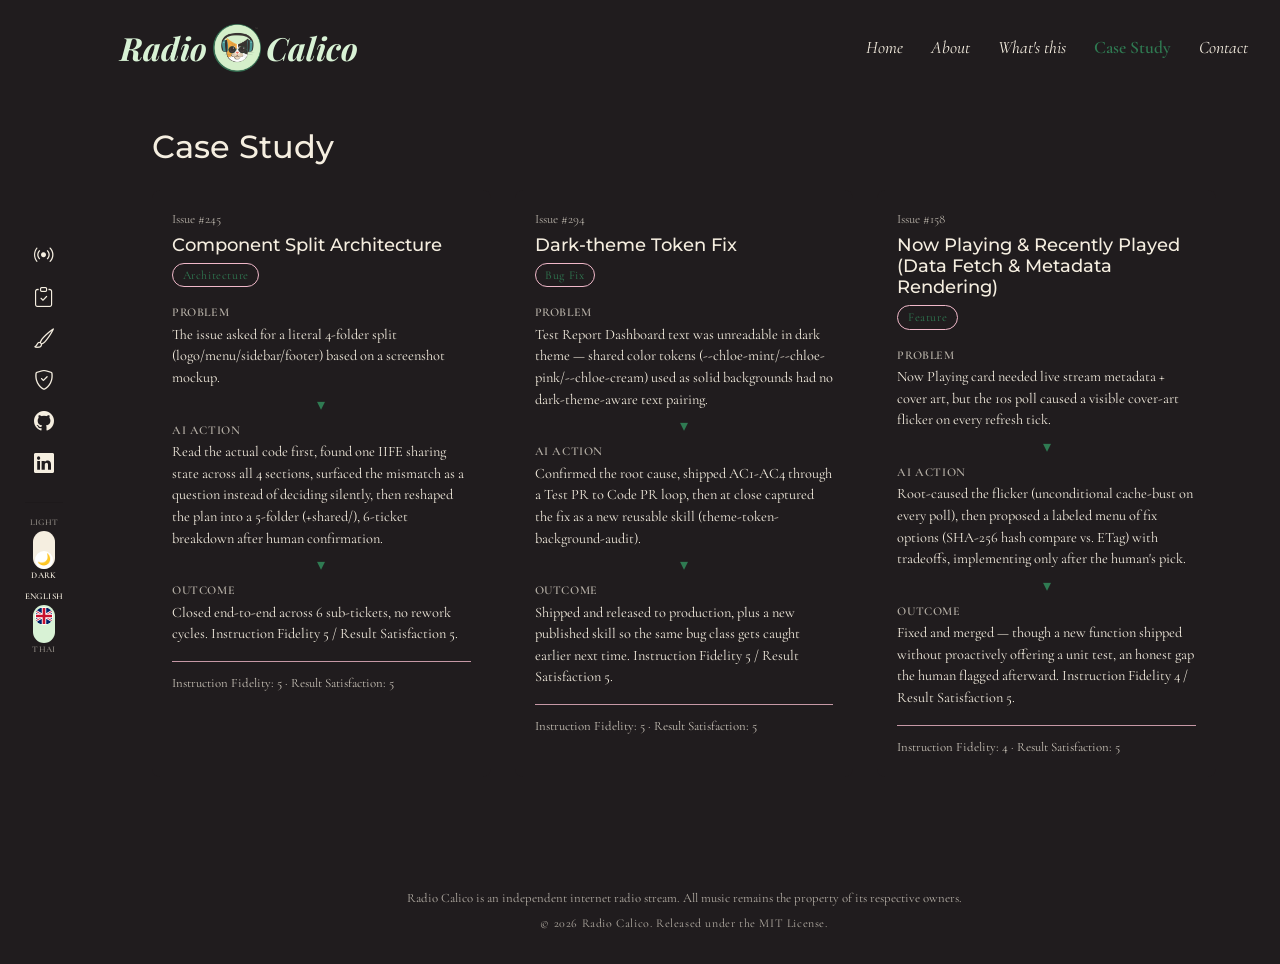
<file: case-study.html>
<!doctype html>
<html lang="en">
  <head>
    <meta charset="UTF-8" />
    <meta name="viewport" content="width=device-width, initial-scale=1.0" />
    <title>Radio Calico — Case Study</title>
    <link rel="icon" type="image/x-icon" href="favicon.ico" />

    <link rel="preconnect" href="https://fonts.googleapis.com" />
    <link rel="preconnect" href="https://fonts.gstatic.com" crossorigin />
    <link
      rel="stylesheet"
      href="https://fonts.googleapis.com/css2?family=Cormorant+Garamond:ital,wght@0,400;0,600;1,400;1,600&family=Montserrat:wght@600;700&family=Open+Sans:ital,wght@0,400;1,400&family=Playfair+Display:ital,wght@0,700;1,700&display=swap"
    />

    <link rel="stylesheet" href="https://cdn.jsdelivr.net/npm/bootstrap@5.3.3/dist/css/bootstrap.min.css" />
    <link rel="stylesheet" href="https://cdn.jsdelivr.net/npm/bootstrap-icons@1.11.3/font/bootstrap-icons.min.css" />

    <link rel="stylesheet" href="shared/tokens.css" />
    <link rel="stylesheet" href="album-promo.css" />
    <link rel="stylesheet" href="logo/logo.css" />
    <link rel="stylesheet" href="menu/menu.css" />
    <link rel="stylesheet" href="sidebar/sidebar.css" />
    <link rel="stylesheet" href="footer/footer.css" />
    <link rel="stylesheet" href="case-study/case-study.css" />
  </head>
  <body>
    <!-- Issue #323 (rework, 2026-08-13): standalone Case Study page — header,
         sidebar, footer, and the Case Study section are all rendered by
         case-study/case-study-page.js (reusing index.html/album-promo.js's
         same shared chrome globals), same DOM-construction pattern as
         index.html and tests/test-report-dashboard.html. -->
    <div id="case-study-root"></div>

    <!-- Issue #253 (Ticket 1): state/translations/helpers shared across the
         logo/menu/sidebar/footer components — must load before
         case-study-page.js, which calls their globals. -->
    <script src="shared/state.js"></script>
    <script src="shared/translations.js"></script>
    <script src="shared/helpers.js"></script>

    <!-- Issue #254 (Ticket 2 of #245): logo component — must load before
         case-study-page.js, which calls buildLogo() when building the header. -->
    <script src="logo/logo.js"></script>

    <!-- Issue #255 (Ticket 3 of #245): menu component — must load before
         case-study-page.js, which calls buildMenu() when building the header. -->
    <script src="menu/menu.js"></script>

    <!-- Issue #256 (Ticket 4 of #245): sidebar component — must load before
         case-study-page.js, which calls buildSidebar() when mounting the page. -->
    <script src="sidebar/sidebar.js"></script>

    <!-- Issue #257 (Ticket 5 of #245): footer component — must load before
         case-study-page.js, which calls buildFooter() when mounting the page. -->
    <script src="footer/footer.js"></script>

    <!-- Issue #323 (Ticket 2 of #203): Case Study Highlight Cards — must
         load before case-study-page.js, which calls buildCaseStudySection()
         when mounting the page's <main>. -->
    <script src="case-study/case-study.js"></script>

    <script src="case-study/case-study-page.js"></script>
  </body>
</html>
</file>
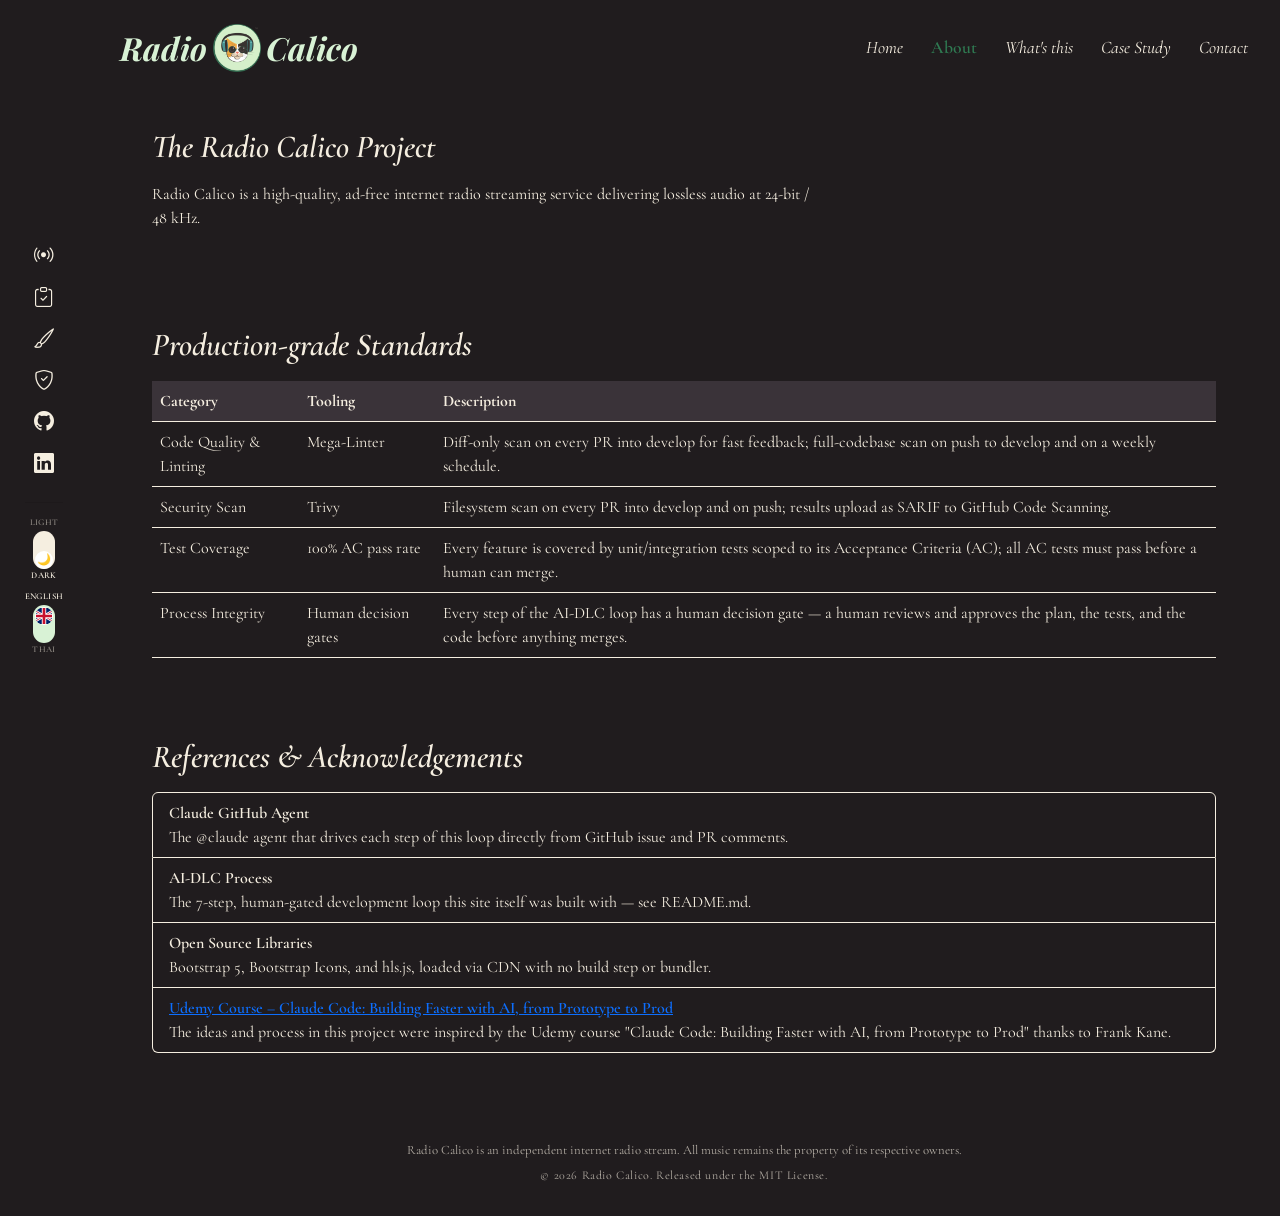
<file: pages/about.html>
<!doctype html>
<html lang="en">
  <head>
    <meta charset="UTF-8" />
    <meta name="viewport" content="width=device-width, initial-scale=1.0" />
    <title>Radio Calico — About</title>
    <link rel="icon" type="image/x-icon" href="../favicon.ico" />

    <link rel="preconnect" href="https://fonts.googleapis.com" />
    <link rel="preconnect" href="https://fonts.gstatic.com" crossorigin />
    <link
      rel="stylesheet"
      href="https://fonts.googleapis.com/css2?family=Cormorant+Garamond:ital,wght@0,400;0,600;1,400;1,600&family=Montserrat:wght@600;700&family=Open+Sans:ital,wght@0,400;1,400&family=Playfair+Display:ital,wght@0,700;1,700&display=swap"
    />

    <link rel="stylesheet" href="https://cdn.jsdelivr.net/npm/bootstrap@5.3.3/dist/css/bootstrap.min.css" />
    <link rel="stylesheet" href="https://cdn.jsdelivr.net/npm/bootstrap-icons@1.11.3/font/bootstrap-icons.min.css" />

    <!-- Reuse index.html's own header/sidebar/footer chrome styling. -->
    <link rel="stylesheet" href="../shared/tokens.css" />
    <link rel="stylesheet" href="../album-promo.css" />
    <link rel="stylesheet" href="../logo/logo.css" />
    <link rel="stylesheet" href="../menu/menu.css" />
    <link rel="stylesheet" href="../sidebar/sidebar.css" />
    <link rel="stylesheet" href="../footer/footer.css" />
    <link rel="stylesheet" href="../about/about.css" />
  </head>
  <body>
    <!-- Issue #151 (Ticket 1 of the About page story): standalone About
         page — header, sidebar, and footer are rendered by
         about/about-page.js (reusing index.html/album-promo.js's same
         shared chrome globals), same DOM-construction pattern as
         case-study.html and tests/test-report-dashboard.html. Section 1
         (color palette, Ticket 2), Section 2 (Production-grade Standards,
         Ticket 3), and Section 3 (References & Acknowledgements, Ticket 4)
         are all mounted by about-page.js. -->
    <div id="about-root"></div>

    <!-- This page lives one directory below the repo root (pages/), so the
         i18n fetch base path (shared/translations.js, default "i18n/") must
         be overridden the same way tests/test-report-dashboard.html does.
         Same reason for the sidebar base path (sidebar/sidebar.js, issue
         #299): without it, the Test/Lint/Security Scan sidebar links 404
         here. -->
    <!-- Issue #151 (Ticket 2): about/about.js's loadAboutContent() default
         data path ("data/") also needs the same one-directory-down "../"
         override, so it resolves to data/about-content.json rather than
         pages/data/about-content.json. -->
    <script>
      window.__ALBUM_PROMO_I18N_BASE_PATH__ = "../i18n/";
      window.__SIDEBAR_BASE_PATH__ = "../";
      window.__ABOUT_DATA_PATH__ = "../data/";
    </script>

    <!-- Issue #253 (Ticket 1): state/translations/helpers shared across the
         logo/menu/sidebar/footer components — must load before
         about-page.js, which calls their globals. -->
    <script src="../shared/state.js"></script>
    <script src="../shared/translations.js"></script>
    <script src="../shared/helpers.js"></script>

    <!-- Issue #254 (Ticket 2 of #245): logo component — must load before
         about-page.js, which calls buildLogo() when building the header. -->
    <script src="../logo/logo.js"></script>

    <!-- Issue #255 (Ticket 3 of #245): menu component — must load before
         about-page.js, which calls buildMenu() when building the header. -->
    <script src="../menu/menu.js"></script>

    <!-- Issue #256 (Ticket 4 of #245): sidebar component — must load before
         about-page.js, which calls buildSidebar() when mounting the page. -->
    <script src="../sidebar/sidebar.js"></script>

    <!-- Issue #257 (Ticket 5 of #245): footer component — must load before
         about-page.js, which calls buildFooter() when mounting the page. -->
    <script src="../footer/footer.js"></script>

    <!-- Issue #151 (Ticket 2 of the About page story): about/about.js's
         section builders — must load before about-page.js, which calls
         loadAboutContent()/buildProjectSection() when mounting the page. -->
    <script src="../about/about.js"></script>
    <script src="../about/about-page.js"></script>
  </body>
</html>
</file>
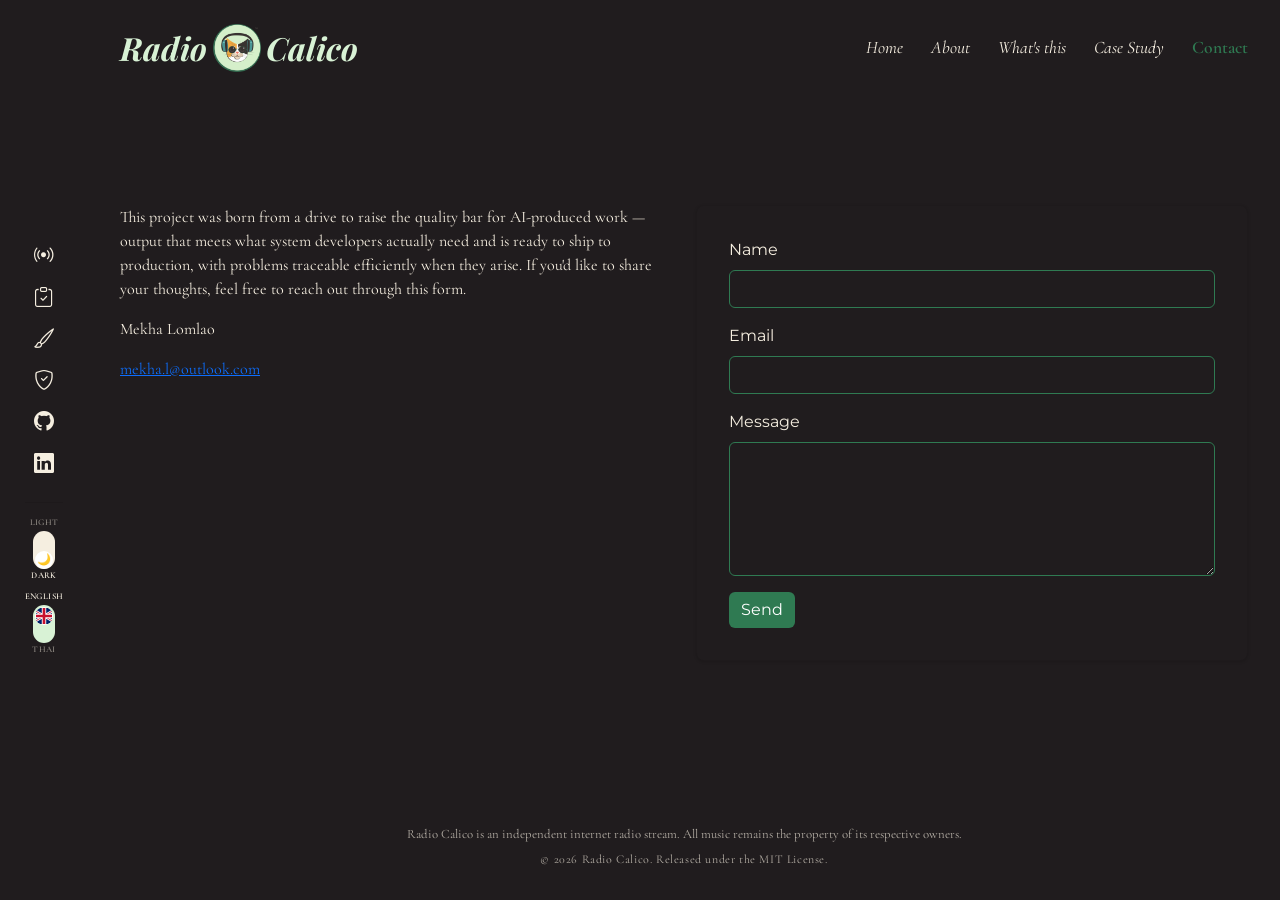
<file: pages/contact.html>
<!doctype html>
<html lang="en">
  <head>
    <meta charset="UTF-8" />
    <meta name="viewport" content="width=device-width, initial-scale=1.0" />
    <title>Radio Calico — Contact</title>
    <link rel="icon" type="image/x-icon" href="../favicon.ico" />

    <link rel="preconnect" href="https://fonts.googleapis.com" />
    <link rel="preconnect" href="https://fonts.gstatic.com" crossorigin />
    <link
      rel="stylesheet"
      href="https://fonts.googleapis.com/css2?family=Cormorant+Garamond:ital,wght@0,400;0,600;1,400;1,600&family=Montserrat:wght@600;700&family=Open+Sans:ital,wght@0,400;1,400&family=Playfair+Display:ital,wght@0,700;1,700&display=swap"
    />

    <link rel="stylesheet" href="https://cdn.jsdelivr.net/npm/bootstrap@5.3.3/dist/css/bootstrap.min.css" />
    <link rel="stylesheet" href="https://cdn.jsdelivr.net/npm/bootstrap-icons@1.11.3/font/bootstrap-icons.min.css" />

    <!-- Reuse index.html's own header/sidebar/footer chrome styling. -->
    <link rel="stylesheet" href="../shared/tokens.css" />
    <link rel="stylesheet" href="../album-promo.css" />
    <link rel="stylesheet" href="../logo/logo.css" />
    <link rel="stylesheet" href="../menu/menu.css" />
    <link rel="stylesheet" href="../sidebar/sidebar.css" />
    <link rel="stylesheet" href="../footer/footer.css" />
    <!-- Issue #420 (Ticket 3 of the "Contact" page story): Contact Form
         column white/clean card styling (AC5). -->
    <link rel="stylesheet" href="../contact/contact.css" />
  </head>
  <body>
    <!-- Issue #418 (Ticket 1 of the "Contact" page story): standalone
         Contact page — header, sidebar, and footer are rendered by
         contact/contact-page.js (reusing index.html/album-promo.js's same
         shared chrome globals), same DOM-construction pattern as
         pages/about.html and pages/whats-this.html. AC6: no Contact Info or
         Contact Form content yet — those land in Tickets 2-3, into the two
         empty mount roots contact-page.js's buildContactMain() creates. -->
    <div id="contact-root"></div>

    <!-- This page lives one directory below the repo root (pages/), so the
         i18n fetch base path (shared/translations.js, default "i18n/") must
         be overridden the same way pages/about.html/pages/whats-this.html
         do. Same reason for the sidebar base path (sidebar/sidebar.js, issue
         #299): without it, the Test/Lint/Security Scan sidebar links 404
         here. __CONTACT_DATA_PATH__ is set up front for Tickets 2-3, which
         will load Contact Info/Contact Form content from data/. -->
    <script>
      window.__ALBUM_PROMO_I18N_BASE_PATH__ = "../i18n/";
      window.__SIDEBAR_BASE_PATH__ = "../";
      window.__CONTACT_DATA_PATH__ = "../data/";
    </script>

    <!-- Issue #253 (Ticket 1): state/translations/helpers shared across the
         logo/menu/sidebar/footer components — must load before
         contact-page.js, which calls their globals. -->
    <script src="../shared/state.js"></script>
    <script src="../shared/translations.js"></script>
    <script src="../shared/helpers.js"></script>

    <!-- Issue #254 (Ticket 2 of #245): logo component — must load before
         contact-page.js, which calls buildLogo() when building the header. -->
    <script src="../logo/logo.js"></script>

    <!-- Issue #255 (Ticket 3 of #245): menu component — must load before
         contact-page.js, which calls buildMenu() when building the header. -->
    <script src="../menu/menu.js"></script>

    <!-- Issue #256 (Ticket 4 of #245): sidebar component — must load before
         contact-page.js, which calls buildSidebar() when mounting the page. -->
    <script src="../sidebar/sidebar.js"></script>

    <!-- Issue #257 (Ticket 5 of #245): footer component — must load before
         contact-page.js, which calls buildFooter() when mounting the page. -->
    <script src="../footer/footer.js"></script>

    <!-- Issue #419 (Ticket 2 of the "Contact" page story): contact.js's
         loadContactContent()/buildContactInfoSection() — must load before
         contact-page.js, which calls them to mount the Contact Info column. -->
    <script src="../contact/contact.js"></script>
    <script src="../contact/contact-page.js"></script>
  </body>
</html>
</file>
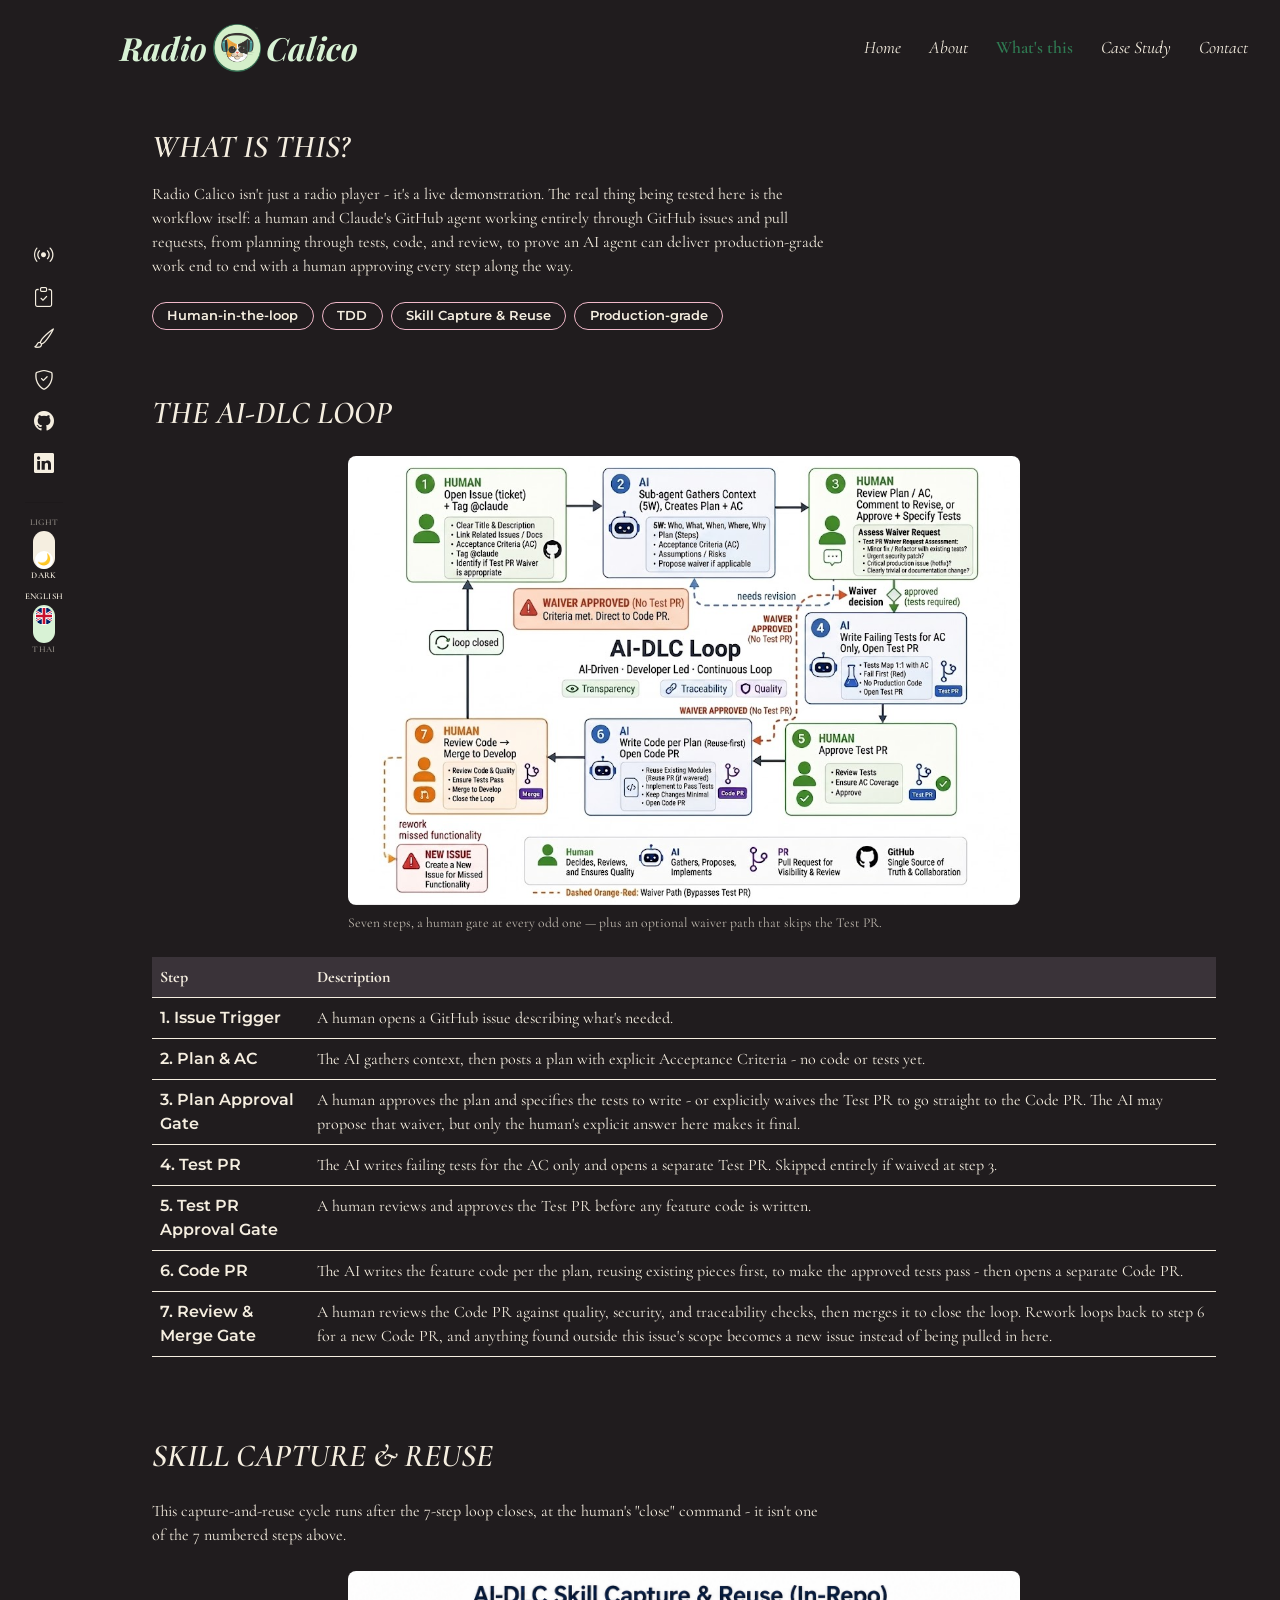
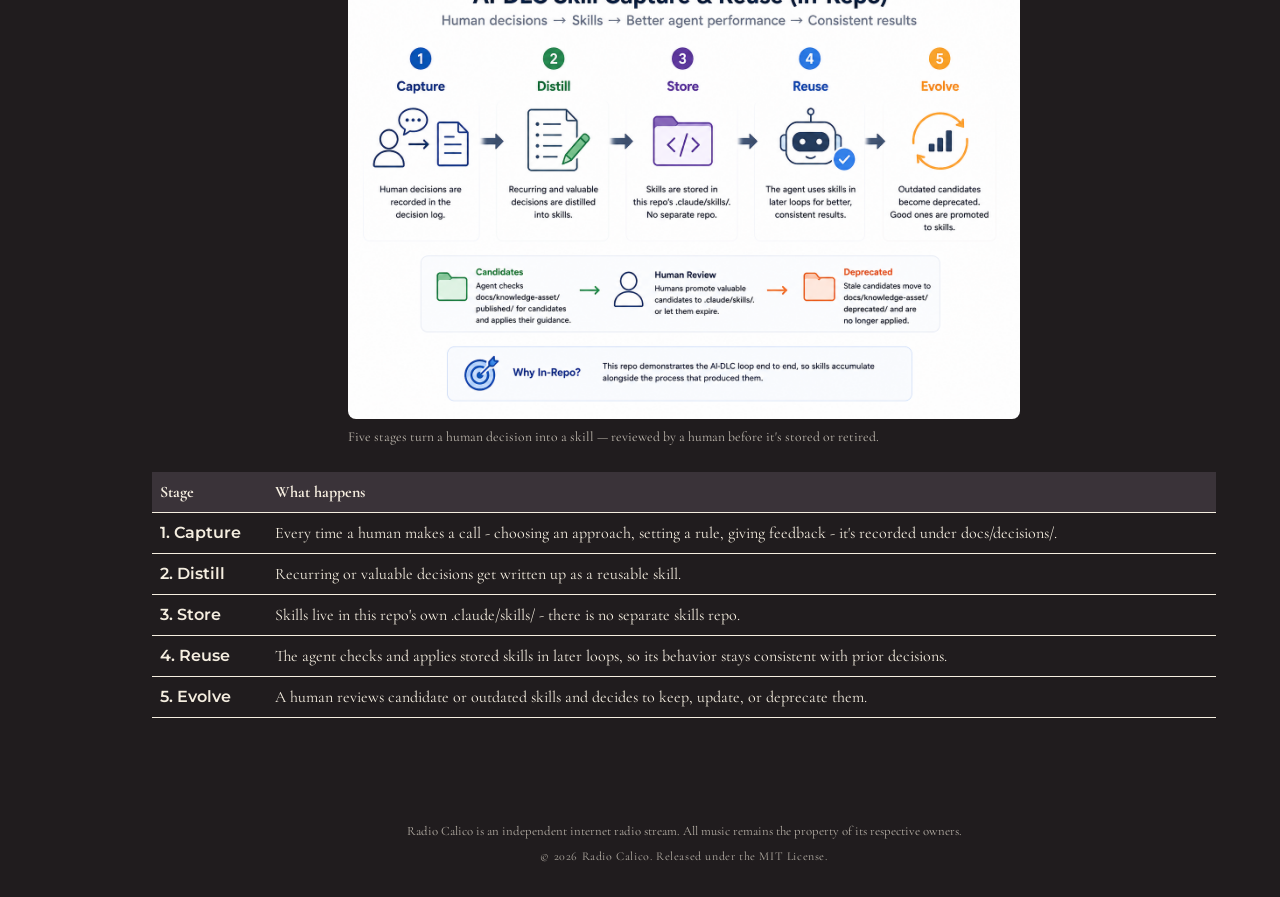
<file: pages/whats-this.html>
<!doctype html>
<html lang="en">
  <head>
    <meta charset="UTF-8" />
    <meta name="viewport" content="width=device-width, initial-scale=1.0" />
    <title>Radio Calico — What's this</title>
    <link rel="icon" type="image/x-icon" href="../favicon.ico" />

    <link rel="preconnect" href="https://fonts.googleapis.com" />
    <link rel="preconnect" href="https://fonts.gstatic.com" crossorigin />
    <link
      rel="stylesheet"
      href="https://fonts.googleapis.com/css2?family=Cormorant+Garamond:ital,wght@0,400;0,600;1,400;1,600&family=Montserrat:wght@600;700&family=Open+Sans:ital,wght@0,400;1,400&family=Playfair+Display:ital,wght@0,700;1,700&display=swap"
    />

    <link rel="stylesheet" href="https://cdn.jsdelivr.net/npm/bootstrap@5.3.3/dist/css/bootstrap.min.css" />
    <link rel="stylesheet" href="https://cdn.jsdelivr.net/npm/bootstrap-icons@1.11.3/font/bootstrap-icons.min.css" />

    <!-- Reuse index.html's own header/sidebar/footer chrome styling. -->
    <link rel="stylesheet" href="../shared/tokens.css" />
    <link rel="stylesheet" href="../album-promo.css" />
    <link rel="stylesheet" href="../logo/logo.css" />
    <link rel="stylesheet" href="../menu/menu.css" />
    <link rel="stylesheet" href="../sidebar/sidebar.css" />
    <link rel="stylesheet" href="../footer/footer.css" />
    <link rel="stylesheet" href="../whats-this/whats-this.css" />
  </head>
  <body>
    <!-- Issue #402 (Ticket 1 of the "What's this" page story): standalone
         What's this page — header, sidebar, and footer are rendered by
         whats-this/whats-this-page.js (reusing index.html/album-promo.js's
         same shared chrome globals), same DOM-construction pattern as
         pages/about.html and case-study.html. AC6: no content sections yet —
         those land in Tickets 2-4. -->
    <div id="whats-this-root"></div>

    <!-- This page lives one directory below the repo root (pages/), so the
         i18n fetch base path (shared/translations.js, default "i18n/") must
         be overridden the same way pages/about.html does. Same reason for
         the sidebar base path (sidebar/sidebar.js, issue #299): without it,
         the Test/Lint/Security Scan sidebar links 404 here. -->
    <!-- Issue #403 (Ticket 2): whats-this/whats-this.js's loadWhatsThisContent()
         default data path ("data/") also needs the same one-directory-down
         "../" override, so it resolves to data/whats-this-content.json rather
         than pages/data/whats-this-content.json. -->
    <script>
      window.__ALBUM_PROMO_I18N_BASE_PATH__ = "../i18n/";
      window.__SIDEBAR_BASE_PATH__ = "../";
      window.__WHATS_THIS_DATA_PATH__ = "../data/";
    </script>

    <!-- Issue #253 (Ticket 1): state/translations/helpers shared across the
         logo/menu/sidebar/footer components — must load before
         whats-this-page.js, which calls their globals. -->
    <script src="../shared/state.js"></script>
    <script src="../shared/translations.js"></script>
    <script src="../shared/helpers.js"></script>

    <!-- Issue #254 (Ticket 2 of #245): logo component — must load before
         whats-this-page.js, which calls buildLogo() when building the header. -->
    <script src="../logo/logo.js"></script>

    <!-- Issue #255 (Ticket 3 of #245): menu component — must load before
         whats-this-page.js, which calls buildMenu() when building the header. -->
    <script src="../menu/menu.js"></script>

    <!-- Issue #256 (Ticket 4 of #245): sidebar component — must load before
         whats-this-page.js, which calls buildSidebar() when mounting the page. -->
    <script src="../sidebar/sidebar.js"></script>

    <!-- Issue #257 (Ticket 5 of #245): footer component — must load before
         whats-this-page.js, which calls buildFooter() when mounting the page. -->
    <script src="../footer/footer.js"></script>

    <!-- Issue #403 (Ticket 2 of the "What's this" page story): whats-this/
         whats-this.js's Section 1 ("What is this?") content builder — must
         load before whats-this-page.js, which calls loadWhatsThisContent()/
         buildWhatIsThisSection() when mounting the page. -->
    <script src="../whats-this/whats-this.js"></script>
    <script src="../whats-this/whats-this-page.js"></script>
  </body>
</html>
</file>
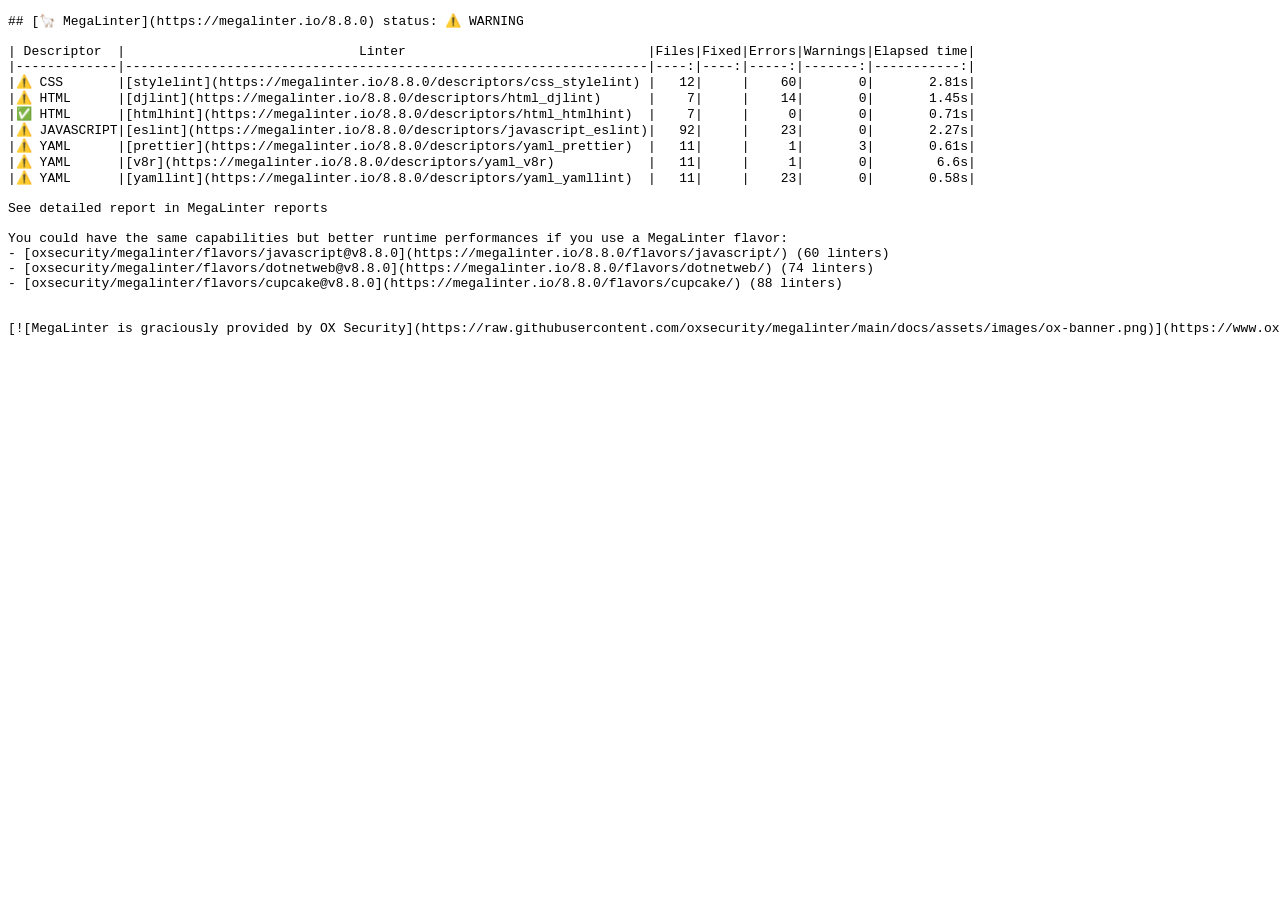
<file: reports/lint/megalinter-report.html>
<!DOCTYPE html><html><head><meta charset="utf-8"><title>Mega-Linter Report</title></head><body><pre>
## [🦙 MegaLinter](https://megalinter.io/8.8.0) status: ⚠️ WARNING

| Descriptor  |                              Linter                               |Files|Fixed|Errors|Warnings|Elapsed time|
|-------------|-------------------------------------------------------------------|----:|----:|-----:|-------:|-----------:|
|⚠️ CSS       |[stylelint](https://megalinter.io/8.8.0/descriptors/css_stylelint) |   12|     |    60|       0|       2.81s|
|⚠️ HTML      |[djlint](https://megalinter.io/8.8.0/descriptors/html_djlint)      |    7|     |    14|       0|       1.45s|
|✅ HTML      |[htmlhint](https://megalinter.io/8.8.0/descriptors/html_htmlhint)  |    7|     |     0|       0|       0.71s|
|⚠️ JAVASCRIPT|[eslint](https://megalinter.io/8.8.0/descriptors/javascript_eslint)|   92|     |    23|       0|       2.27s|
|⚠️ YAML      |[prettier](https://megalinter.io/8.8.0/descriptors/yaml_prettier)  |   11|     |     1|       3|       0.61s|
|⚠️ YAML      |[v8r](https://megalinter.io/8.8.0/descriptors/yaml_v8r)            |   11|     |     1|       0|        6.6s|
|⚠️ YAML      |[yamllint](https://megalinter.io/8.8.0/descriptors/yaml_yamllint)  |   11|     |    23|       0|       0.58s|

See detailed report in MegaLinter reports

You could have the same capabilities but better runtime performances if you use a MegaLinter flavor:
- [oxsecurity/megalinter/flavors/javascript@v8.8.0](https://megalinter.io/8.8.0/flavors/javascript/) (60 linters)
- [oxsecurity/megalinter/flavors/dotnetweb@v8.8.0](https://megalinter.io/8.8.0/flavors/dotnetweb/) (74 linters)
- [oxsecurity/megalinter/flavors/cupcake@v8.8.0](https://megalinter.io/8.8.0/flavors/cupcake/) (88 linters)


[![MegaLinter is graciously provided by OX Security](https://raw.githubusercontent.com/oxsecurity/megalinter/main/docs/assets/images/ox-banner.png)](https://www.ox.security/?ref=megalinter)</pre></body></html>
</file>
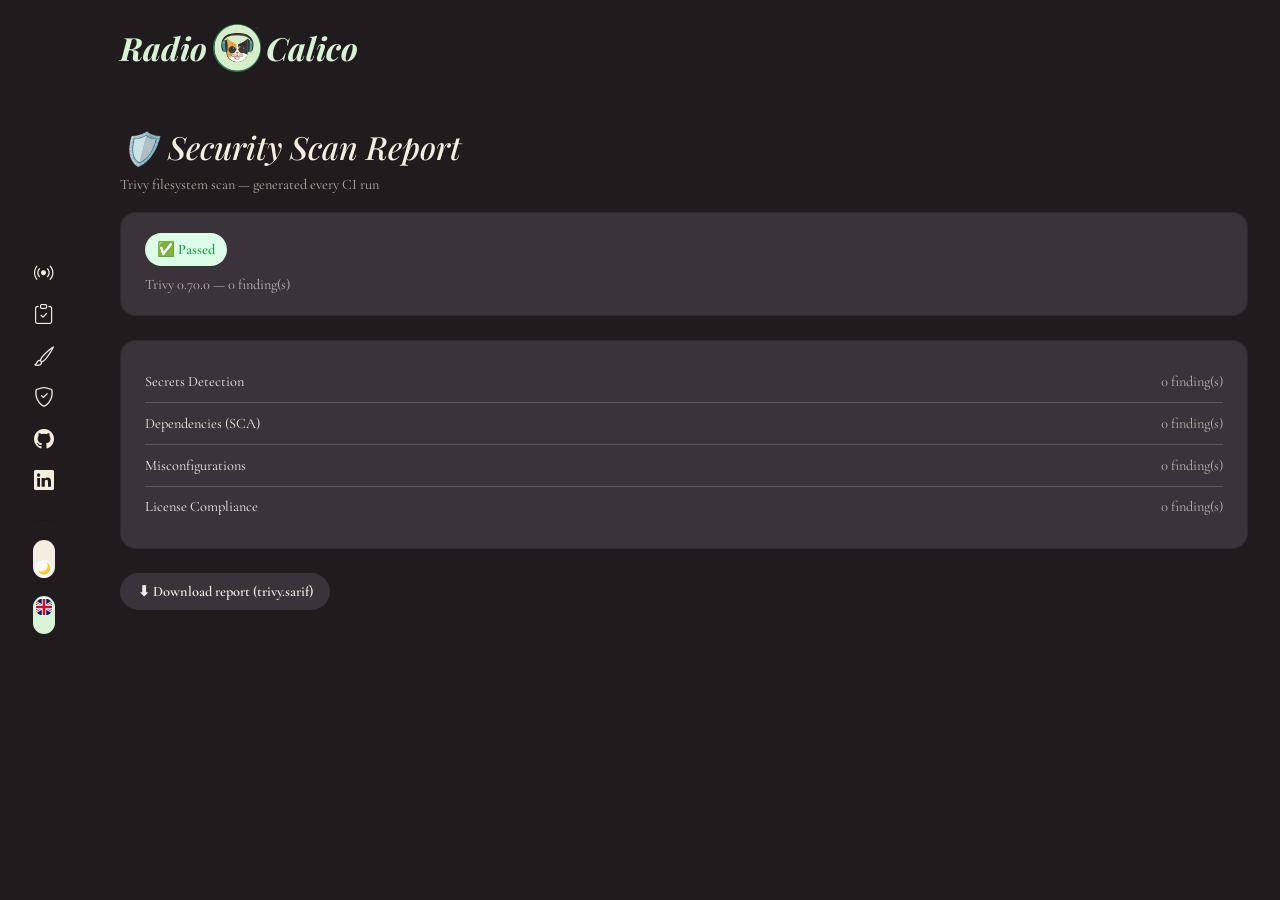
<file: reports/security/security-report.html>
<!doctype html>
<html lang="en">
  <head>
    <meta charset="UTF-8" />
    <meta name="viewport" content="width=device-width, initial-scale=1.0" />
    <title>Radio Calico — Security Scan Report</title>
    <link rel="icon" type="image/x-icon" href="../../favicon.ico" />

    <link rel="preconnect" href="https://fonts.googleapis.com" />
    <link rel="preconnect" href="https://fonts.gstatic.com" crossorigin />
    <link
      rel="stylesheet"
      href="https://fonts.googleapis.com/css2?family=Cormorant+Garamond:ital,wght@0,400;0,600;1,400;1,600&family=Montserrat:wght@600;700&family=Open+Sans:ital,wght@0,400;1,400&family=Playfair+Display:ital,wght@0,700;1,700&display=swap"
    />

    <link rel="stylesheet" href="https://cdn.jsdelivr.net/npm/bootstrap@5.3.3/dist/css/bootstrap.min.css" />
    <link rel="stylesheet" href="https://cdn.jsdelivr.net/npm/bootstrap-icons@1.11.3/font/bootstrap-icons.min.css" />

    <!-- Issue #548: reuse index.html's own header/sidebar/footer chrome
         styling, reversing #544's "neutral standalone page" choice. -->
    <link rel="stylesheet" href="../../shared/tokens.css" />
    <link rel="stylesheet" href="../../album-promo.css" />
    <link rel="stylesheet" href="../../logo/logo.css" />
    <link rel="stylesheet" href="../../menu/menu.css" />
    <link rel="stylesheet" href="../../sidebar/sidebar.css" />
    <link rel="stylesheet" href="../../footer/footer.css" />
    <link rel="stylesheet" href="security-report.css" />
  </head>
  <body>
    <!-- Issue #548: header, sidebar, and footer are rendered by
         security-report-page.js (reusing index.html/album-promo.js's same
         shared chrome globals), same DOM-construction pattern as
         pages/about.html and tests/test-report-dashboard.html. -->
    <div id="security-report-root"></div>

    <!-- This page lives TWO directories below the repo root (reports/
         security/, not one like every other chrome-mounting page), so
         every base-path override below uses "../../" instead of "../" —
         see docs/knowledge-asset/published/
         root-relative-path-audit-for-nested-pages.md. Without these, the
         i18n fetch (shared/translations.js) and the sidebar's Test/Lint/
         Security Scan links (sidebar/sidebar.js, issue #299) would 404
         here. report-boot.js already independently defaults its own
         I18N_BASE_PATH to "../../i18n/" for the same reason. -->
    <script>
      window.__ALBUM_PROMO_I18N_BASE_PATH__ = "../../i18n/";
      window.__SIDEBAR_BASE_PATH__ = "../../";
    </script>

    <!-- Issue #548: same reusable chrome globals index.html/album-promo.js
         compose — must load before security-report-page.js, which calls
         createState()/buildLogo()/buildMenu()/buildSidebar()/buildFooter(). -->
    <script src="../../shared/state.js"></script>
    <script src="../../shared/translations.js"></script>
    <script src="../../shared/helpers.js"></script>
    <script src="../../logo/logo.js"></script>
    <script src="../../menu/menu.js"></script>
    <script src="../../sidebar/sidebar.js"></script>
    <script src="../../footer/footer.js"></script>

    <script src="report-render.js"></script>
    <script src="report-boot.js"></script>
    <script src="security-report-page.js"></script>
  </body>
</html>
</file>
<file: shared/tokens.css>
:root {
  --chloe-sidebar-w: 88px;
  --chloe-sidebar-bar-h: 64px;
  --chloe-pink: #f0c6d2;
  --chloe-pink-deep: #d98fa3;
  --chloe-mint: #d8f2d5;
  --chloe-mint-deep: #2f7a52;
  --chloe-sage: #eaf1e6;
  --chloe-ink: #2f2a2c;
  --chloe-player-box-bg: #2f2a2c;
  --chloe-player-box-fg: #f5eee0;
  --chloe-live-dot: #e5484d;
  --chloe-sans: "Montserrat", "Open Sans", -apple-system, BlinkMacSystemFont, "Segoe UI", sans-serif;
}

/* Ticket A review (2026-07-24): dark theme toggled via [data-chloe-theme]
   on <html>, scoped to this page only — index.html/app.js/styles.css are
   untouched (AC6), so this doesn't share app.js's own theme system. */
[data-chloe-theme="dark"] {
  --chloe-sage: #201c1e;
  --chloe-ink: #f5eee0;
  --chloe-pink-deep: #f0b8c9;
  --chloe-player-box-bg: #3a3339;
  --chloe-player-box-fg: #f5eee0;
}
</file>
<file: album-promo.css>
body {
  margin: 0;
  background: var(--chloe-sage);
  color: var(--chloe-ink);
  font-family: "Cormorant Garamond", "Playfair Display", serif;
}

/* Issue #256 (Ticket 4 of #245): .chloe-sidebar and .chloe-switch rules
   moved out to sidebar/sidebar.css alongside the sidebar/sidebar.js
   component extraction. --chloe-sidebar-w/--chloe-sidebar-bar-h are
   declared in shared/tokens.css since .chloe-page below also reads them. */

/* --- Ticket A: header --- */
.chloe-page {
  padding-left: var(--chloe-sidebar-w);
  display: flex;
  flex-direction: column;
  min-height: 100vh;
}

.chloe-header {
  display: flex;
  align-items: center;
  justify-content: space-between;
  flex-wrap: wrap;
  gap: 1rem;
  padding: 1.5rem 2rem;
}

/* Issue #254 (Ticket 2 of #245): .chloe-wordmark* rules moved to
   logo/logo.css alongside the logo/logo.js component extraction.
   Issue #255 (Ticket 3 of #245): .chloe-nav* rules moved to menu/menu.css
   alongside the menu/menu.js component extraction. */

.chloe-main {
  flex: 1 0 auto;
  padding: 0 2rem 2rem;
  min-height: 40vh;
  display: flex;
  flex-direction: column;
  justify-content: center;
}

/* --- Ticket B: hero row (portrait + reserved player-card column) ---
   Columns centered against each other vertically so the shorter Now Playing
   column sits mid-height beside the tall square cover (per RadioCalicoLayout
   reference + 2026-07-27 request to vertically-center the block on screen). */
.chloe-hero {
  align-items: center;
}

.chloe-hero__portrait-col {
  display: flex;
  align-items: center;
  justify-content: flex-end;
  padding: 2rem;
}

.chloe-hero__portrait {
  display: block;
  width: 100%;
  max-width: 528px;
  aspect-ratio: 1 / 1;
  height: auto;
  object-fit: cover;
  margin: 0 auto;
}

@media (max-width: 575.98px) {
  .chloe-hero__portrait {
    max-width: 240px;
  }
}

.chloe-hero__player-col {
  display: flex;
  align-items: center;
  justify-content: flex-start;
  padding: 2rem;
}

/* Ticket E (issue #159, AC3): below `lg`, portrait/player columns stack full
   width — the desktop flex-end/flex-start alignment (meant to draw the two
   columns toward each other) would otherwise leave the portrait right-hung
   and the player card left-hung on a full-width column instead of centered.
   `width: 100%` is required here too: `.chloe-hero` is a Bootstrap `.row`
   (flex) and `col-lg-6` only applies at >=992px, so below that these columns
   have no Bootstrap-applied width and shrink-to-fit their content — leaving
   `justify-content: center` with no full-width box to center within. */
@media (max-width: 991.98px) {
  .chloe-hero__portrait-col,
  .chloe-hero__player-col {
    width: 100%;
    justify-content: center;
  }
}

/* --- Ticket C: Now Playing panel (issue #157) ---
   2026-07-27 review (RadioCalicoLayout.png): content floats directly on the
   page background (no white card wrapper — see the removed AC1 "white
   rounded card"); only the playback strip below is a themed surface, using
   --chloe-player-box-* tokens so it adapts across light/dark instead of a
   fixed literal-black box. */
.chloe-now-playing {
  width: 100%;
  max-width: 420px;
  display: flex;
  flex-direction: column;
  gap: 0.75rem;
}

.chloe-now-playing__artist {
  margin: 0;
  font-family: var(--chloe-sans);
  font-weight: 700;
  font-size: 3rem;
  line-height: 1.1;
}

.chloe-now-playing__title-line {
  margin: 0;
  font-family: var(--chloe-sans);
  font-size: 1.6rem;
  font-weight: 700;
}

.chloe-now-playing__title {
  font-weight: 700;
}

.chloe-now-playing__year {
  font-weight: 700;
}

.chloe-now-playing__album {
  margin: 0;
  font-family: var(--chloe-sans);
  font-size: 1.05rem;
  font-weight: 700;
  opacity: 0.95;
}

.chloe-now-playing__quality {
  display: flex;
  flex-direction: column;
  gap: 0.15rem;
}

.chloe-now-playing__quality-line {
  margin: 0;
  font-family: var(--chloe-sans);
  font-size: 0.9rem;
  font-style: italic;
  opacity: 0.6;
}

.chloe-now-playing__rating {
  display: flex;
  align-items: center;
  gap: 0.6rem;
  font-family: var(--chloe-sans);
  font-size: 0.95rem;
}

.chloe-now-playing__rating-btn {
  border: none;
  background: transparent;
  font-size: 1.1rem;
  line-height: 1;
  padding: 0.15rem;
  cursor: pointer;
  opacity: 0.6;
  transition: opacity 0.15s ease, transform 0.15s ease;
}

.chloe-now-playing__rating-btn:hover {
  opacity: 0.85;
}

.chloe-now-playing__rating-btn.is-active {
  opacity: 1;
  transform: scale(1.15);
}

/* Issue #209: Recently Played modal trigger — flush-right within the
   existing .chloe-now-playing__rating flex row, above the audio controls. */
.chloe-now-playing__recently-played-trigger {
  margin-left: auto;
  border: 1px solid currentColor;
  background: transparent;
  color: var(--chloe-ink);
  font-family: var(--chloe-sans);
  font-size: 0.85rem;
  padding: 0.25rem 0.6rem;
  border-radius: 4px;
  cursor: pointer;
  opacity: 0.8;
}

.chloe-now-playing__recently-played-trigger:hover {
  opacity: 1;
}

/* --- Ticket D (issue #158, AC4): fetch-failure status line --- */
.chloe-now-playing__status {
  margin: 0;
  font-family: var(--chloe-sans);
  font-size: 0.85rem;
  font-style: italic;
  opacity: 0.75;
  color: var(--chloe-mint-deep);
}

.chloe-now-playing__player-box {
  background: var(--chloe-player-box-bg);
  color: var(--chloe-player-box-fg);
  border-radius: 16px;
  padding: 0.85rem 1.1rem 1rem;
  display: flex;
  flex-direction: column;
  gap: 0.5rem;
  font-family: var(--chloe-sans);
}

.chloe-now-playing__progress-track {
  display: none;
  position: relative;
  height: 4px;
  border-radius: 999px;
  background: rgb(255 255 255 / 0.2);
  overflow: hidden;
}

.chloe-now-playing__progress-fill {
  position: absolute;
  top: 0;
  left: 0;
  height: 100%;
  width: 0%;
  border-radius: 999px;
  background: var(--chloe-pink-deep);
}

/* --- Issue #209: Recently Played Modal ---
   The inline section (formerly here) was deleted outright per the human's
   step-3 review decision ("ลบ code เดิมออกเลย") — renderRecentlyPlayed()/
   parseRecentlyPlayed()/refreshNowPlaying() are unchanged and now target
   the modal's list element instead (see openRecentlyPlayedModal() in
   album-promo.js). Colors are drawn from the page's --chloe-* custom
   properties (defined near the top of this file, theme-aware via
   [data-chloe-theme="dark"]) so the modal tracks the light/dark toggle
   automatically, rather than a hardcoded palette (AC5). */
.chloe-recently-played-modal-backdrop {
  position: fixed;
  inset: 0;
  background: rgb(0 0 0 / 0.5);
  z-index: 1000;
}

.chloe-recently-played-modal {
  position: fixed;
  top: 50%;
  left: 50%;
  transform: translate(-50%, -50%);
  width: min(90vw, 480px);
  max-height: 80vh;
  overflow-y: auto;
  background: var(--chloe-sage);
  color: var(--chloe-ink);
  border-radius: 16px;
  padding: 1.5rem;
  z-index: 1001;
  font-family: var(--chloe-sans);
  box-shadow: 0 8px 24px rgb(0 0 0 / 0.4);
}

.chloe-recently-played-modal__header {
  display: flex;
  justify-content: space-between;
  align-items: center;
  margin-bottom: 1rem;
}

.chloe-recently-played-modal__title {
  font-family: var(--chloe-sans);
  font-size: 1.1rem;
  font-weight: 700;
  text-transform: uppercase;
  letter-spacing: 0.08em;
  opacity: 0.8;
  margin: 0;
}

.chloe-recently-played-modal__close {
  border: 1px solid currentColor;
  background: transparent;
  color: var(--chloe-ink);
  font-family: var(--chloe-sans);
  border-radius: 4px;
  cursor: pointer;
  padding: 0.25rem 0.6rem;
  opacity: 0.8;
}

.chloe-recently-played-modal__close:hover {
  opacity: 1;
}

/* AC3: numbered "N. Artist : Title" rows — list-style: decimal gives the
   numbering for free; the colon is a ::after on the artist span so it stays
   out of the artist span's own textContent (recently-played-list.test.js
   asserts that text matches prev_artist_N exactly). */
.chloe-recently-played-modal__list {
  list-style: decimal;
  list-style-position: inside;
  margin: 0;
  padding: 0;
}

.chloe-recently-played__item {
  padding: 0.5rem 0;
  border-bottom: 1px solid rgb(0 0 0 / 0.08);
  font-family: var(--chloe-sans);
  font-size: 0.95rem;
}

.chloe-recently-played__item:last-child {
  border-bottom: none;
}

.chloe-recently-played__artist {
  font-weight: 700;
}

.chloe-recently-played__artist::after {
  content: " : ";
  font-weight: 400;
}

.chloe-recently-played__title {
  opacity: 0.75;
}

/* Ticket C (issue #157 review, 2026-07-24): playback controls DOM is
   rendered by the React island (mountPlayerControls() in album-promo.js) —
   these rules only style the classes/data-testids that component renders. */
.chloe-player-controls {
  position: relative; /* anchors the More Options dropdown (issue #446) */
  display: flex;
  align-items: center;
  flex-wrap: wrap; /* lets the Sleep Timer Countdown Panel (issue #447) wrap onto its own row below */
  gap: 1rem;
}

.chloe-player-controls__play {
  display: inline-flex;
  align-items: center;
  justify-content: center;
  width: 40px;
  height: 40px;
  flex-shrink: 0;
  border-radius: 50%;
  border: none;
  background: var(--chloe-mint-deep);
  color: #ffffff;
  font-size: 1rem;
  cursor: pointer;
}

.chloe-player-controls__play:hover {
  opacity: 0.9;
}

.chloe-player-controls__timer {
  display: inline-flex;
  align-items: center;
  gap: 0.35rem;
  font-size: 0.8rem;
  opacity: 0.85;
  white-space: nowrap;
}

.chloe-player-controls__live-dot {
  width: 7px;
  height: 7px;
  border-radius: 50%;
  background: var(--chloe-live-dot);
  animation: chloe-live-pulse 1.8s ease-in-out infinite;
}

@keyframes chloe-live-pulse {
  0%,
  100% {
    opacity: 1;
    transform: scale(1);
  }
  50% {
    opacity: 0.4;
    transform: scale(0.75);
  }
}

/* Issue #465: speaker icon is its own button (keyboard/aria-pressed
   semantics, same pattern as .chloe-player-controls__more), separate from
   the slider's label. margin-left: auto moved here since this button is
   now the first element of the "push right" volume group. */
.chloe-player-controls__mute {
  display: inline-flex;
  align-items: center;
  justify-content: center;
  width: 32px;
  height: 32px;
  flex-shrink: 0;
  border-radius: 50%;
  border: none;
  background: transparent;
  color: inherit;
  font-size: 1.1rem;
  cursor: pointer;
  margin-left: auto;
}

.chloe-player-controls__mute:hover {
  background: rgb(255 255 255 / 0.12);
}

.chloe-player-controls__volume {
  display: flex;
  align-items: center;
  gap: 0.5rem;
  flex: 1;
  min-width: 0;
}

.chloe-player-controls__volume input[type="range"] {
  flex: 1;
  min-width: 48px;
  max-width: 100%;
  accent-color: var(--chloe-mint-deep);
}

/* --- Issue #446 (Ticket 0, parent #421): More Options button + sub-menu
   shell (Sleep Timer / Audio Quality / Share). The active-option highlight
   (AC3) uses a border + text-color accent rather than a full background —
   per the theme-token-background-audit skill, --chloe-pink-deep is the only
   accent token with a confirmed [data-chloe-theme="dark"] override, and a
   full-background swap risks contrast issues that a fixed-hue border avoids.
   No specific highlight color was locked in #421's review beyond "ไฮไลท์สี"
   (color highlight, replacing the earlier ✓ checkmark), so this keeps the
   border-left accent on --chloe-pink-deep even though issue #546's
   follow-ups moved the volume slider's accent-color and the play button's
   background to --chloe-mint-deep. */
.chloe-player-controls__more-wrap {
  position: relative;
  flex-shrink: 0;
}

.chloe-player-controls__more {
  display: inline-flex;
  align-items: center;
  justify-content: center;
  width: 32px;
  height: 32px;
  flex-shrink: 0;
  border-radius: 50%;
  border: none;
  background: transparent;
  color: inherit;
  font-size: 1.1rem;
  cursor: pointer;
}

.chloe-player-controls__more:hover {
  background: rgb(255 255 255 / 0.12);
}

.chloe-player-controls__menu {
  position: absolute;
  top: calc(100% + 0.5rem);
  right: 0;
  min-width: 200px;
  background: var(--chloe-sage);
  color: var(--chloe-ink);
  border-radius: 12px;
  padding: 0.5rem 0;
  box-shadow: 0 8px 24px rgb(0 0 0 / 0.25);
  z-index: 20;
  font-family: var(--chloe-sans);
}

.chloe-player-controls__menu-item {
  display: block;
  width: 100%;
  text-align: left;
  border: none;
  border-left: 3px solid transparent;
  background: transparent;
  color: inherit;
  font-size: 0.9rem;
  padding: 0.4rem 1rem 0.4rem calc(1rem - 3px);
  cursor: pointer;
}

.chloe-player-controls__menu-item:hover {
  background: rgb(0 0 0 / 0.05);
}

.chloe-player-controls__menu-item.is-active {
  border-left-color: var(--chloe-pink-deep);
  color: var(--chloe-mint-deep);
  font-weight: 700;
}

.chloe-player-controls__menu-item--share {
  display: flex;
  align-items: center;
  gap: 0.5rem;
}

/* Top-level nav row (Sleep Timer / Audio Quality) that opens a nested
   sub-menu panel — 2026-08-24 review, #446: replaces the earlier layout
   where both option lists were always expanded inline in one flat panel. */
.chloe-player-controls__menu-item--nav {
  display: flex;
  align-items: center;
  justify-content: space-between;
  gap: 0.5rem;
}

.chloe-player-controls__menu-item-text {
  display: flex;
  flex-direction: column;
  gap: 0.1rem;
}

.chloe-player-controls__menu-item-value {
  font-size: 0.75rem;
  opacity: 0.65;
}

/* Nested panel's back row — a real button (not a static heading) so it can
   navigate back to the top-level menu (click-to-expand/collapse, no
   hover-flyout — see #446 review). */
.chloe-player-controls__menu-back {
  display: flex;
  align-items: center;
  gap: 0.4rem;
  width: 100%;
  border: none;
  background: transparent;
  color: inherit;
  font-size: 0.75rem;
  font-weight: 700;
  text-transform: uppercase;
  letter-spacing: 0.04em;
  opacity: 0.75;
  padding: 0.3rem 1rem 0.5rem;
  cursor: pointer;
}

.chloe-player-controls__menu-back:hover {
  opacity: 1;
}

.chloe-player-controls__menu-divider {
  height: 1px;
  margin: 0.35rem 0;
  background: rgb(0 0 0 / 0.08);
}

/* --- Issue #447 (Ticket 1, parent #421): Sleep Timer Countdown Panel —
   docked below the main player bar (flex-basis: 100% on the flex-wrap
   container above), not inside the ⋮ dropdown. */
.chloe-player-controls__sleep-timer-panel {
  display: flex;
  align-items: center;
  justify-content: space-between;
  gap: 0.75rem;
  flex-basis: 100%;
  padding: 0.5rem 0.75rem;
  border-radius: 10px;
  background: var(--chloe-sage);
  color: var(--chloe-ink);
  font-size: 0.85rem;
}

.chloe-player-controls__sleep-timer-cancel {
  border: none;
  background: transparent;
  color: var(--chloe-mint-deep);
  font-weight: 700;
  font-size: 0.8rem;
  cursor: pointer;
  padding: 0.2rem 0.5rem;
}

.chloe-player-controls__sleep-timer-cancel:hover {
  text-decoration: underline;
}

/* --- Issue #449 (Ticket 3, parent #421): Share Modal — Copy Link only.
   Same fixed-backdrop/centered-panel pattern as the Recently Played Modal
   above (issue #209), reusing the --chloe-* theme-aware custom properties. */
.chloe-share-modal-backdrop {
  position: fixed;
  inset: 0;
  background: rgb(0 0 0 / 0.5);
  z-index: 1000;
}

.chloe-share-modal {
  position: fixed;
  top: 50%;
  left: 50%;
  transform: translate(-50%, -50%);
  width: min(90vw, 420px);
  background: var(--chloe-sage);
  color: var(--chloe-ink);
  border-radius: 16px;
  padding: 1.5rem;
  z-index: 1001;
  font-family: var(--chloe-sans);
  box-shadow: 0 8px 24px rgb(0 0 0 / 0.4);
}

.chloe-share-modal__header {
  display: flex;
  justify-content: space-between;
  align-items: center;
  margin-bottom: 1rem;
}

.chloe-share-modal__title {
  font-family: var(--chloe-sans);
  font-size: 1.1rem;
  font-weight: 700;
  text-transform: uppercase;
  letter-spacing: 0.08em;
  opacity: 0.8;
}

.chloe-share-modal__close {
  border: 1px solid currentColor;
  background: transparent;
  color: var(--chloe-ink);
  font-family: var(--chloe-sans);
  border-radius: 4px;
  cursor: pointer;
  padding: 0.25rem 0.6rem;
  opacity: 0.8;
}

.chloe-share-modal__close:hover {
  opacity: 1;
}

.chloe-share-modal__url {
  font-family: var(--chloe-sans);
  font-size: 0.85rem;
  word-break: break-all;
  background: rgb(0 0 0 / 0.06);
  border-radius: 8px;
  padding: 0.5rem 0.75rem;
  margin: 0 0 1rem;
}

.chloe-share-modal__actions {
  display: flex;
  align-items: center;
  justify-content: flex-end;
  gap: 0.6rem;
}

.chloe-share-modal__copied-status {
  font-family: var(--chloe-sans);
  font-size: 0.8rem;
  color: var(--chloe-ink);
  opacity: 0;
  animation-name: chloe-share-copied-fade;
  animation-duration: 2s;
  animation-timing-function: ease-in-out;
  animation-fill-mode: forwards;
}

@keyframes chloe-share-copied-fade {
  0% {
    opacity: 0;
  }
  15% {
    opacity: 1;
  }
  75% {
    opacity: 1;
  }
  100% {
    opacity: 0;
  }
}

.chloe-share-modal__copy {
  display: block;
  width: fit-content;
  border: none;
  border-radius: 8px;
  background: var(--chloe-pink-deep);
  color: #ffffff;
  font-family: var(--chloe-sans);
  font-weight: 700;
  font-size: 0.85rem;
  padding: 0.4rem 0.9rem;
  cursor: pointer;
}

/* --- Ticket A: mobile — page-shell adjustments for the sidebar's bottom-bar
   collapse (sidebar's own rules moved to sidebar/sidebar.css, issue #256) --- */
@media (max-width: 767.98px) {
  .chloe-page {
    padding-left: 0;
    padding-bottom: var(--chloe-sidebar-bar-h);
  }

  .chloe-header {
    justify-content: center;
    text-align: center;
  }
}
</file>
<file: logo/logo.css>
/* Logo lockup ("Radio" + mark + "Calico") — review decision on issue #155
   (2026-07-24): #D8F2D5 (brand Mint, see RadioCalicoStyle/RadioCalico_Style_Guide.txt)
   applies strictly to this lockup; the rest of the page keeps the pastel-pink
   "Chloe" theme from AC1/#150. Color swaps per theme (2026-07-24 review):
   light uses --chloe-ink for contrast against the light --chloe-sage
   background, dark uses --chloe-mint.

   Issue #254 (Ticket 2 of #245): moved out of album-promo.css:184-201
   verbatim, alongside the logo/logo.js component extraction. */
.chloe-wordmark {
  display: inline-flex;
  align-items: center;
  gap: 0.35rem;
  font-family: "Playfair Display", serif;
  font-style: italic;
  font-weight: 700;
  font-size: 2rem;
  color: var(--chloe-ink);
  text-decoration: none;
}

.chloe-wordmark:visited {
  color: var(--chloe-ink);
}

[data-chloe-theme="dark"] .chloe-wordmark,
[data-chloe-theme="dark"] .chloe-wordmark:visited {
  color: var(--chloe-mint);
}

.chloe-wordmark__logo {
  height: 1.5em;
  width: auto;
}
</file>
<file: menu/menu.css>
/* Primary nav — issue #255 (Ticket 3 of #245): moved out of
   album-promo.css:181-197 (plus the max-width: 767.98px media rule)
   verbatim, alongside the menu/menu.js component extraction. */
.chloe-nav {
  display: flex;
  gap: 1.75rem;
}

.chloe-nav a {
  font-family: "Cormorant Garamond", serif;
  font-style: italic;
  font-size: 1.1rem;
  color: var(--chloe-ink);
  text-decoration: none;
}

.chloe-nav a:hover {
  color: var(--chloe-mint-deep);
}

/* Issue #306: active nav item — non-italic + accent color so it reads as
   "currently selected"; not clickable (see menu/menu.js's preventDefault). */
.chloe-nav a.chloe-nav-active {
  color: var(--chloe-mint-deep);
  font-style: normal;
  font-weight: 600;
  cursor: default;
}

@media (max-width: 767.98px) {
  .chloe-nav {
    justify-content: center;
    flex-wrap: wrap;
  }
}
</file>
<file: sidebar/sidebar.css>
/* Fixed vertical footer-links sidebar + theme/language toggles — issue #256
   (Ticket 4 of #245): moved out of album-promo.css:34-159 (plus the
   max-width: 767.98px media rule) verbatim, alongside the sidebar/sidebar.js
   component extraction. --chloe-sidebar-w/--chloe-sidebar-bar-h stay
   declared in album-promo.css's :root (also read by .chloe-page there) —
   see issue #256 review discussion. */
.chloe-sidebar {
  position: fixed;
  top: 0;
  left: 0;
  bottom: 0;
  width: var(--chloe-sidebar-w);
  display: flex;
  flex-direction: column;
  align-items: center;
  justify-content: center;
  padding: 1.5rem 0;
  background: transparent;
  z-index: 1030;
}

.chloe-sidebar__icons {
  display: flex;
  flex-direction: column;
  align-items: center;
  gap: 1.25rem;
}

.chloe-sidebar__icons a {
  color: var(--chloe-ink);
  font-size: 1.25rem;
  line-height: 1;
  text-decoration: none;
}

.chloe-sidebar__icons a:hover {
  color: var(--chloe-mint-deep);
}

.chloe-sidebar__controls {
  display: flex;
  flex-direction: column;
  align-items: center;
  gap: 0.75rem;
  margin-top: 0.5rem;
  padding-top: 1rem;
  border-top: 1px solid rgb(0 0 0 / 0.08);
}

/* Follow-up review comment on PR #166 (2026-07-24): theme/language controls
   redone as app.js's sliding "pill" switch (track + thumb, flanking on/off
   labels) instead of a plain icon-button/select pair — oriented vertically
   since the sidebar is a narrow fixed column (desktop), flipped to
   horizontal on the mobile bottom bar below (more width there, less
   height). Colors come from this page's own --chloe-* palette rather than
   app.js's --rc-* vars, per the self-contained-page constraint. */
.chloe-switch {
  display: inline-flex;
  flex-direction: column;
  align-items: center;
  gap: 0.2rem;
  cursor: pointer;
  user-select: none;
  color: var(--chloe-ink);
}

.chloe-switch-label {
  font-size: 0.55rem;
  font-weight: 600;
  text-transform: uppercase;
  letter-spacing: 0.04em;
  opacity: 0.5;
  line-height: 1;
  transition: opacity 0.2s ease;
}

.chloe-switch-label.is-active {
  opacity: 1;
}

.chloe-switch-track {
  position: relative;
  width: 22px;
  height: 38px;
  border-radius: 999px;
  flex-shrink: 0;
}

.chloe-switch-thumb {
  position: absolute;
  top: 2px;
  left: 2px;
  width: 18px;
  height: 18px;
  border-radius: 50%;
  overflow: hidden;
  background: #ffffff;
  display: flex;
  align-items: center;
  justify-content: center;
  font-size: 0.7rem;
  line-height: 1;
  transition: transform 0.2s ease;
}

.chloe-switch--theme .chloe-switch-track {
  background: var(--chloe-pink-deep);
}

.chloe-switch--theme[aria-checked="true"] .chloe-switch-track {
  background: var(--chloe-ink);
}

.chloe-switch--theme[aria-checked="false"] .chloe-switch-thumb {
  transform: translateY(0);
}

.chloe-switch--theme[aria-checked="true"] .chloe-switch-thumb {
  transform: translateY(18px);
}

.chloe-switch--lang .chloe-switch-track {
  background: var(--chloe-mint);
}

.chloe-switch--lang[aria-checked="false"] .chloe-switch-thumb {
  transform: translateY(0);
}

.chloe-switch--lang[aria-checked="true"] .chloe-switch-thumb {
  transform: translateY(18px);
}

/* --- mobile — sidebar collapses to a bottom bar --- */
@media (max-width: 767.98px) {
  .chloe-sidebar {
    top: auto;
    left: 0;
    right: 0;
    bottom: 0;
    width: 100%;
    height: var(--chloe-sidebar-bar-h);
    flex-direction: row;
    justify-content: center;
    padding: 0.5rem 0;
  }

  .chloe-sidebar__icons {
    flex-direction: row;
    flex-wrap: nowrap;
    flex-shrink: 0;
    align-items: center;
    gap: 1.25rem;
    max-width: 100%;
    overflow-x: auto;
    padding: 0 0.75rem;
  }

  .chloe-sidebar__controls {
    flex-direction: row;
    margin-top: 0;
    padding-top: 0;
    padding-left: 0.75rem;
    border-top: none;
    border-left: 1px solid rgb(0 0 0 / 0.08);
  }

  .chloe-switch {
    flex-direction: row;
    gap: 0.35rem;
  }

  .chloe-switch-track {
    width: 38px;
    height: 22px;
  }

  .chloe-switch--theme[aria-checked="false"] .chloe-switch-thumb,
  .chloe-switch--lang[aria-checked="false"] .chloe-switch-thumb {
    transform: translateX(0);
  }

  .chloe-switch--theme[aria-checked="true"] .chloe-switch-thumb,
  .chloe-switch--lang[aria-checked="true"] .chloe-switch-thumb {
    transform: translateX(18px);
  }
}
</file>
<file: footer/footer.css>
/* --- Ticket A review (2026-07-24): copyright/disclaimer moved out of the
   sidebar into their own bottom-centered footer (AC4 revision) --- */
.chloe-footer {
  flex-shrink: 0;
  text-align: center;
  padding: 1.5rem 2rem 2rem;
}

.chloe-footer__disclaimer {
  font-size: 0.8rem;
  opacity: 0.7;
  margin: 0 0 0.35rem;
}

.chloe-footer__copy {
  font-size: 0.75rem;
  letter-spacing: 0.05em;
  opacity: 0.7;
  margin: 0;
}
</file>
<file: case-study/case-study.css>
/* Issue #323 (Ticket 2 of #203): Case Study Highlight Cards section.
   Card background/text use --chloe-sage/--chloe-ink — both have a
   [data-chloe-theme="dark"] override in shared/tokens.css, so they flip
   together (per docs/knowledge-asset/published/theme-token-background-audit.md,
   applied here to avoid the #294 class of bug). The category pill uses
   --chloe-pink-deep as a border/text accent rather than a full background,
   so the fixed-hue accent stays isolated from text-contrast responsibility. */

.chloe-case-study {
  padding: 2rem;
}

.chloe-case-study__title {
  font-family: "Montserrat", sans-serif;
  color: var(--chloe-ink);
  margin: 0 0 1.5rem;
}

.case-study-card-col {
  margin-bottom: 1.5rem;
}

.case-study-card {
  height: 100%;
  background: var(--chloe-sage);
  color: var(--chloe-ink);
  border-radius: 0.5rem;
  padding: 1.25rem;
  display: flex;
  flex-direction: column;
}

.case-study-card__issue {
  font-size: 0.8rem;
  opacity: 0.7;
  margin: 0 0 0.25rem;
}

.case-study-card__title {
  font-family: "Montserrat", sans-serif;
  font-size: 1.1rem;
  margin: 0 0 0.5rem;
}

.case-study-card__category {
  display: inline-block;
  font-size: 0.75rem;
  letter-spacing: 0.05em;
  color: var(--chloe-mint-deep);
  border: 1px solid var(--chloe-pink-deep);
  border-radius: 999px;
  padding: 0.15rem 0.6rem;
  margin: 0 0 1rem;
  align-self: flex-start;
}

.case-study-card__flow {
  display: flex;
  flex-direction: column;
}

.case-study-card__step-label {
  font-size: 0.75rem;
  font-weight: 600;
  text-transform: uppercase;
  letter-spacing: 0.05em;
  opacity: 0.7;
  margin: 0;
}

.case-study-card__step-text {
  font-size: 0.9rem;
  margin: 0.15rem 0 0;
}

.case-study-card__connector {
  color: var(--chloe-mint-deep);
  text-align: center;
  line-height: 1;
  margin: 0.5rem 0;
}

.case-study-card__metrics {
  font-size: 0.8rem;
  opacity: 0.8;
  margin: 1rem 0 0;
  padding-top: 0.75rem;
  border-top: 1px solid var(--chloe-pink-deep);
}

@media (max-width: 767.98px) {
  .chloe-case-study {
    padding: 1.25rem;
  }
}
</file>
<file: about/about.css>
/* Issue #151 (Ticket 2 of the About page story): Section 1, "The Radio
   Calico Project" — heading/description inherit the page's existing serif
   font-family and --chloe-sage background from album-promo.css (already
   linked by pages/about.html).

   Issue #394 (further review, 2026-08-25): the palette swatch grid
   (.about-palette__col / .about-palette__swatch) was removed along with its
   markup in about/about.js — no swatch visuals render in this section. */

.chloe-about-project {
  padding: 2rem;
}

.chloe-about-project__heading {
  font-style: italic;
  font-weight: 600;
  margin: 0 0 1rem;
}

.chloe-about-project__description {
  max-width: 42rem;
  margin: 0 0 2rem;
}

/* Issue #151 (Ticket 3 of the About page story): Section 2, "Production-grade
   Standards" — this handles the section's heading/spacing, matching
   Section 1's .chloe-about-project rules above.

   Issue #394: the table itself now uses the page's own --chloe-* theme
   tokens instead of Bootstrap's default table.table styling (white surface,
   gray borders), so it matches the mint/sage/serif theme in both light and
   dark mode. Body uses --chloe-sage/--chloe-ink (the page's own section
   background/text elsewhere); thead uses --chloe-player-box-bg/-fg for
   contrast — both pairs already flip under [data-chloe-theme="dark"] in
   shared/tokens.css.

   Issue #394 (further review, 2026-08-25): the first pass only set
   background-color/color on the <table> element, which doesn't reach the
   cells — background-color never inherits, and Bootstrap 5.3's
   `.table > :not(caption) > * > *` rule re-declares `color`/
   `background-color` on every th/td directly via its own --bs-table-color/
   --bs-table-bg custom properties, so the table still rendered
   Bootstrap-default white/black regardless. Fix: set those same Bootstrap
   custom properties (which DO inherit) instead of plain background-color/
   color, so Bootstrap's own cell rule resolves to our theme tokens. */

.chloe-about-standards {
  padding: 2rem;
}

.chloe-about-standards__heading {
  font-style: italic;
  font-weight: 600;
  margin: 0 0 1rem;
}

.chloe-about-standards__table {
  --bs-table-bg: var(--chloe-sage);
  --bs-table-color: var(--chloe-ink);
  background-color: var(--chloe-sage);
  color: var(--chloe-ink);
  border-color: var(--chloe-ink);
}

.chloe-about-standards__table thead {
  --bs-table-bg: var(--chloe-player-box-bg);
  --bs-table-color: var(--chloe-player-box-fg);
  background-color: var(--chloe-player-box-bg);
  color: var(--chloe-player-box-fg);
}

.chloe-about-standards__table th,
.chloe-about-standards__table td {
  border-color: var(--chloe-ink);
}

/* Issue #151 (Ticket 4 of the About page story): Section 3, "References &
   Acknowledgements" — this handles the section's heading/spacing plus the
   name/description layout within each item, matching Sections 1/2's heading
   rules above.

   Issue #394 (further review, 2026-08-25): the list-group itself relied on
   Bootstrap's default .list-group-item styling (white surface, dark
   border/text), same disconnected-from-theme bug Section 2's table had.
   Fix: override Bootstrap's own --bs-list-group-* custom properties (which
   .list-group-item reads via var()) with the page's --chloe-sage/--chloe-ink
   pair, same tokens already used for Section 2's table body — both already
   flip under [data-chloe-theme="dark"] in shared/tokens.css. */

.chloe-about-references {
  padding: 2rem;
}

.chloe-about-references__heading {
  font-style: italic;
  font-weight: 600;
  margin: 0 0 1rem;
}

.chloe-about-references__list {
  --bs-list-group-bg: var(--chloe-sage);
  --bs-list-group-color: var(--chloe-ink);
  --bs-list-group-border-color: var(--chloe-ink);
}

.chloe-about-references__name {
  font-weight: 600;
}
</file>
<file: contact/contact.css>
/* Issue #420 (Ticket 3 of the "Contact" page story): Contact Form column —
   AC5 calls for a white/clean card, minimal border/subtle shadow — same
   box-shadow treatment as about.css's .about-palette__swatch and
   case-study.css's card rules.
   Issue #506: the card's background/text was hardcoded to a literal
   #ffffff/Bootstrap default instead of the page's theme tokens, so it stayed
   pinned to white under [data-chloe-theme="dark"] while the rest of the page
   flips. Reuses the --chloe-sage/--chloe-ink pair About's cards already use
   (shared/tokens.css), plus --chloe-pink/--chloe-pink-deep for
   borders/focus and --chloe-sans for typography, so it flips correctly.
   Issue #546 follow-up: the submit button's background moved from
   --chloe-pink-deep to --chloe-mint-deep. A later #546 follow-up moved the
   input/textarea border color and the field labels to --chloe-mint-deep too
   (already proven to hold contrast against --chloe-sage in both themes, so
   no new dark-mode override is needed); the focus ring's box-shadow stays on
   --chloe-pink. A further #546 follow-up reverted the field labels back to
   --chloe-ink — only the input/textarea border stays on --chloe-mint-deep. */

.chloe-contact-form {
  background-color: var(--chloe-sage);
  color: var(--chloe-ink);
  border: 1px solid rgba(0, 0, 0, 0.08);
  border-radius: 0.5rem;
  box-shadow: 0 1px 3px rgba(0, 0, 0, 0.15);
  padding: 2rem;
}

.chloe-contact-form .form-label {
  color: var(--chloe-ink);
  font-family: var(--chloe-sans);
}

.chloe-contact-form .form-control {
  border-color: var(--chloe-mint-deep);
  background-color: var(--chloe-sage);
  color: var(--chloe-ink);
  font-family: var(--chloe-sans);
}

.chloe-contact-form .form-control:focus {
  border-color: var(--chloe-mint-deep);
  box-shadow: 0 0 0 0.2rem var(--chloe-pink);
}

.chloe-contact-form__submit {
  background-color: var(--chloe-mint-deep);
  color: #ffffff;
  border: none;
  font-family: var(--chloe-sans);
}
</file>
<file: whats-this/whats-this.css>
/* Issue #403 (Ticket 2 of the "What's this" page story): Section 1, "What is
   this?" - heading/body inherit the page's existing serif font-family and
   --chloe-sage background from album-promo.css (already linked by
   pages/whats-this.html), matching about/about.css's Section 1 precedent. */

.chloe-whats-this-what {
  padding: 2rem;
}

.chloe-whats-this-what__heading {
  font-style: italic;
  font-weight: 600;
  margin: 0 0 1rem;
}

.chloe-whats-this-what__body {
  max-width: 42rem;
  margin: 0 0 1.5rem;
}

/* Per docs/knowledge-asset/published/theme-token-background-audit.md:
   --chloe-sage/--chloe-ink/--chloe-pink-deep all carry a
   [data-chloe-theme="dark"] override in shared/tokens.css, so this pastel
   badge stays readable in both themes rather than pairing a fixed-hue
   background (--chloe-mint/--chloe-pink, neither of which flips) with a
   theme-switching text color. */
.chloe-whats-this-badges {
  display: flex;
  flex-wrap: wrap;
  gap: 0.5rem;
}

.chloe-whats-this-badge {
  background-color: var(--chloe-sage);
  color: var(--chloe-ink);
  border: 1px solid var(--chloe-pink-deep);
  border-radius: 999px;
  padding: 0.4rem 0.9rem;
  font-family: var(--chloe-sans);
  font-weight: 600;
  font-size: 0.8rem;
}

/* Issue #404 (Ticket 3 of the "What's this" page story): Section 2, "The
   AI-DLC Loop" heading/section spacing.

   Issue #529 (follow-up from #522's close): the 7-step card grid this
   section used is replaced by a table - see .whats-this-table below, shared
   with Section 3's Skill Capture table. */

.chloe-whats-this-loop {
  padding: 2rem;
}

.chloe-whats-this-loop__heading {
  font-style: italic;
  font-weight: 600;
  margin: 0 0 1.5rem;
}

@media (max-width: 767.98px) {
  .chloe-whats-this-loop {
    padding: 1.25rem;
  }
}

/* Issue #405 (Ticket 4 of the "What's this" page story): Section 3, "Skill
   Capture & Reuse" heading/section spacing.

   Issue #529 (follow-up from #522's close): the 2-card "First Time"/"Next
   Time" grid this section used is replaced by a table (now 5 rows, one per
   skill lifecycle stage) - see .whats-this-table below, shared with
   Section 2's AI-DLC Loop table. */

.chloe-whats-this-skills {
  padding: 2rem;
}

.chloe-whats-this-skills__heading {
  font-style: italic;
  font-weight: 600;
  margin: 0 0 1.5rem;
}

/* Issue #522 follow-up review: clarifies this capture-and-reuse cycle runs
   after the 7-step loop closes rather than being one of its numbered
   steps - same 42rem text-column width as .chloe-whats-this-what__body. */
.chloe-whats-this-skills__intro {
  max-width: 42rem;
  margin: 0 0 1.5rem;
}

@media (max-width: 767.98px) {
  .chloe-whats-this-skills {
    padding: 1.25rem;
  }
}

/* Issue #529 (follow-up from #522's close): shared table for Section 2's
   AI-DLC Loop steps and Section 3's Skill Capture stages, replacing both
   sections' card grids. Same theme-flipping token pairs as about.css's
   .chloe-about-standards__table (per
   docs/knowledge-asset/published/theme-token-background-audit.md) - reused
   rather than re-auditing a new pair from scratch. */

.whats-this-table {
  --bs-table-bg: var(--chloe-sage);
  --bs-table-color: var(--chloe-ink);
  background-color: var(--chloe-sage);
  color: var(--chloe-ink);
  border-color: var(--chloe-ink);
}

.whats-this-table thead {
  --bs-table-bg: var(--chloe-player-box-bg);
  --bs-table-color: var(--chloe-player-box-fg);
  background-color: var(--chloe-player-box-bg);
  color: var(--chloe-player-box-fg);
}

.whats-this-table th,
.whats-this-table td {
  border-color: var(--chloe-ink);
}

.whats-this-table__title {
  font-family: "Montserrat", sans-serif;
  font-weight: 600;
}

/* Issue #509 (Ticket 2 of the "What's this" bilingual + diagram story, part
   of #505): shared buildSectionImage() output (AC4) - reused by all 3
   sections above, so styled once here rather than per-section.

   Issue #522 (follow-up from #505): max-width: 42rem added (AC2) - without
   it, the wrapper had no cap of its own (only img-fluid's max-width: 100%
   of its *container*, and the section container itself has no cap either),
   so wide source images rendered close to full page width instead of
   matching the ~42rem text column (.chloe-whats-this-what__body above).

   Issue #529 (follow-up from #522's close): margin's horizontal component
   changed from 0 to auto - the 42rem cap alone left the box flush against
   the section's left edge on any viewport wider than 42rem instead of
   centering it. */

.whats-this-image {
  max-width: 42rem;
  margin: 0 auto 1.5rem;
}

.whats-this-image__img {
  border-radius: 0.5rem;
  display: block;
}

.whats-this-image__caption {
  font-size: 0.85rem;
  color: var(--chloe-ink);
  opacity: 0.75;
  margin: 0.5rem 0 0;
}
</file>
<file: reports/security/security-report.css>
/* reports/security/security-report.css (issue #548): extracted from
   security-report.html's former inline <style> — this page now mounts the
   app's real header/sidebar/footer chrome (album-promo.css, loaded
   alongside this file) instead of standing alone (reversing #544's
   "neutral standalone page" choice per @mekhal's step-3 answer). The
   private :root palette (--bg/--card/--text/--muted/--border) is dropped in
   favor of shared/tokens.css's already theme-flipping --chloe-* custom
   properties — same token-reuse pattern as about/about.css and
   tests/test-report-dashboard.css.

   Issue #548 item 2: the download control no longer sits inside its own
   full-width .card — .download-row + a compact .download-link pill replace
   it (no width: 100%), so it reads as a normal-sized control. */

.security-report-main {
  display: block;
  padding-top: 2rem;
}

.header-row {
  display: flex;
  justify-content: space-between;
  align-items: flex-start;
  gap: 1rem;
  margin-bottom: 1rem;
}

.security-report-title {
  font-family: "Playfair Display", serif;
  font-style: italic;
  font-size: 2rem;
  color: var(--chloe-ink);
  margin: 0 0 0.25rem;
}

.subtitle {
  color: var(--chloe-ink);
  opacity: 0.7;
  margin: 0.5rem 0 0;
  font-size: 0.9rem;
}

.card {
  background: var(--chloe-player-box-bg);
  color: var(--chloe-player-box-fg);
  border-radius: 16px;
  padding: 1.25rem 1.5rem;
  margin-bottom: 1.5rem;
}

.empty-state {
  opacity: 0.7;
  font-size: 0.9rem;
}

.status-badge {
  display: inline-block;
  padding: 0.35rem 0.75rem;
  border-radius: 999px;
  font-weight: 600;
  font-size: 0.9rem;
}

.status-passed {
  background: #dcfce7;
  color: #16a34a;
}

.status-failed {
  background: #fee2e2;
  color: #dc2626;
}

.category-row {
  display: flex;
  justify-content: space-between;
  align-items: center;
  padding: 0.6rem 0;
  border-bottom: 1px solid rgba(245, 238, 224, 0.2);
  font-size: 0.9rem;
}

.category-row:last-child {
  border-bottom: none;
}

.category-count {
  opacity: 0.7;
  font-variant-numeric: tabular-nums;
}

.download-row {
  display: flex;
}

.download-link {
  display: inline-flex;
  align-items: center;
  background: var(--chloe-player-box-bg);
  color: var(--chloe-player-box-fg);
  font-weight: 600;
  font-size: 0.9rem;
  text-decoration: none;
  border-radius: 999px;
  padding: 0.5rem 1.1rem;
}

.download-link:hover {
  text-decoration: underline;
}
</file>
